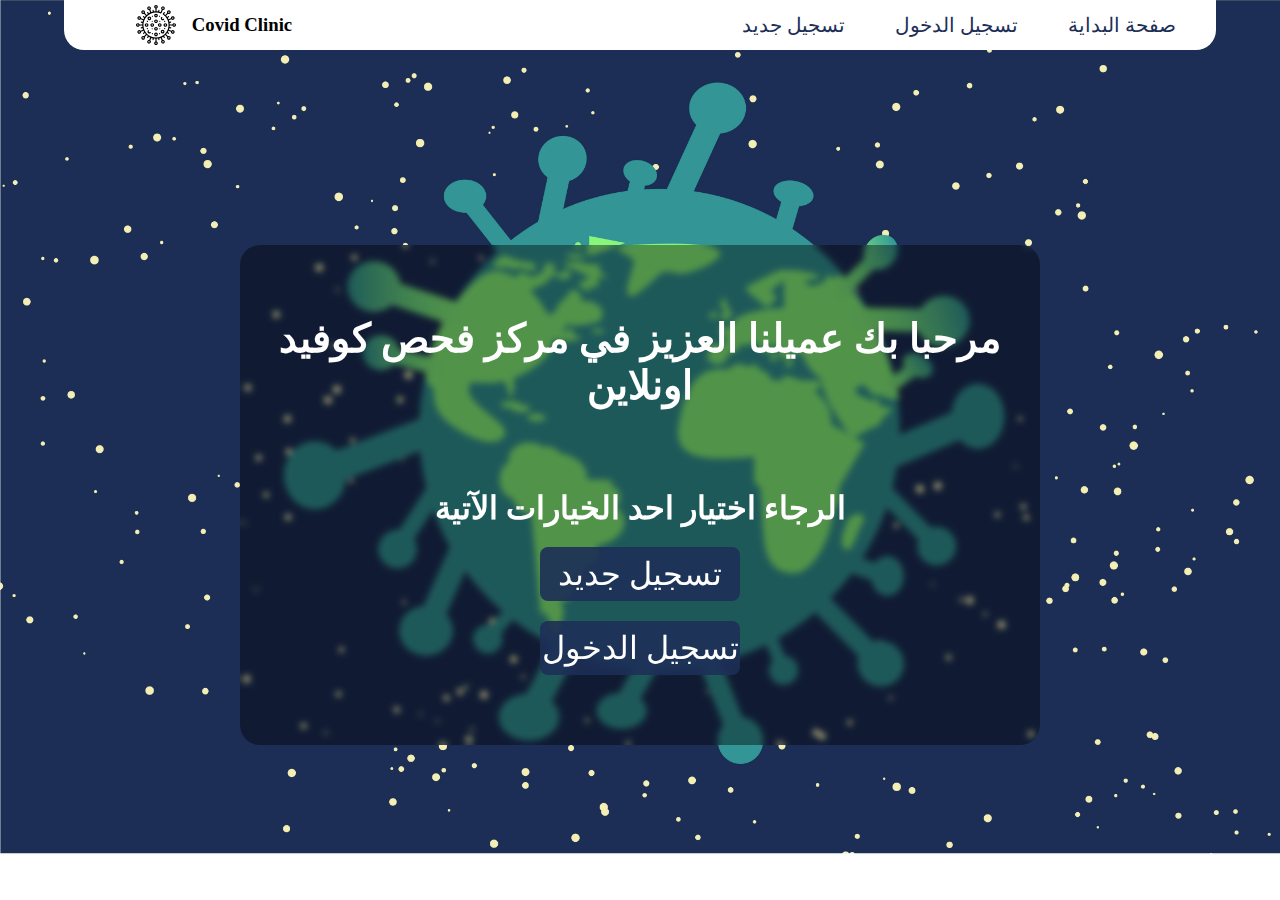
<file: index.html>
<!DOCTYPE html>
<html dir="rtl">
    <head>
        <title> Covid Clinic </title>
        <link rel="stylesheet" href="./css.css">
         <link rel="icon" type="image/x-icon" href="icon.jpg">
    </head>
    <body>

        
        <nav class="navbar">

            <div class="link-container">
                <a class="link" href="index.html">صفحة البداية</a>
                <a class="link" href="login page.html">تسجيل الدخول</a>
                <a class="link" href="sign up.html">تسجيل جديد</a>
            </div>

            <div class="logo-container">
                <h3 class="logo-title">Covid Clinic</h3>
                <img src="virus.svg" alt="" class="logo">                
            </div>



        </nav>
        
        <div class="main">


            <h1 class="title" style="color:white"> مرحبا بك عميلنا العزيز في مركز فحص كوفيد اونلاين </h1>
            <div class="content">
                <h1> الرجاء اختيار احد الخيارات الآتية  </h1>
                <a href="sign up.html"> تسجيل جديد </a>
                <a href="login page.html"> تسجيل الدخول  </a>
            </div>

        </div>

    </body>
</html>
</file>
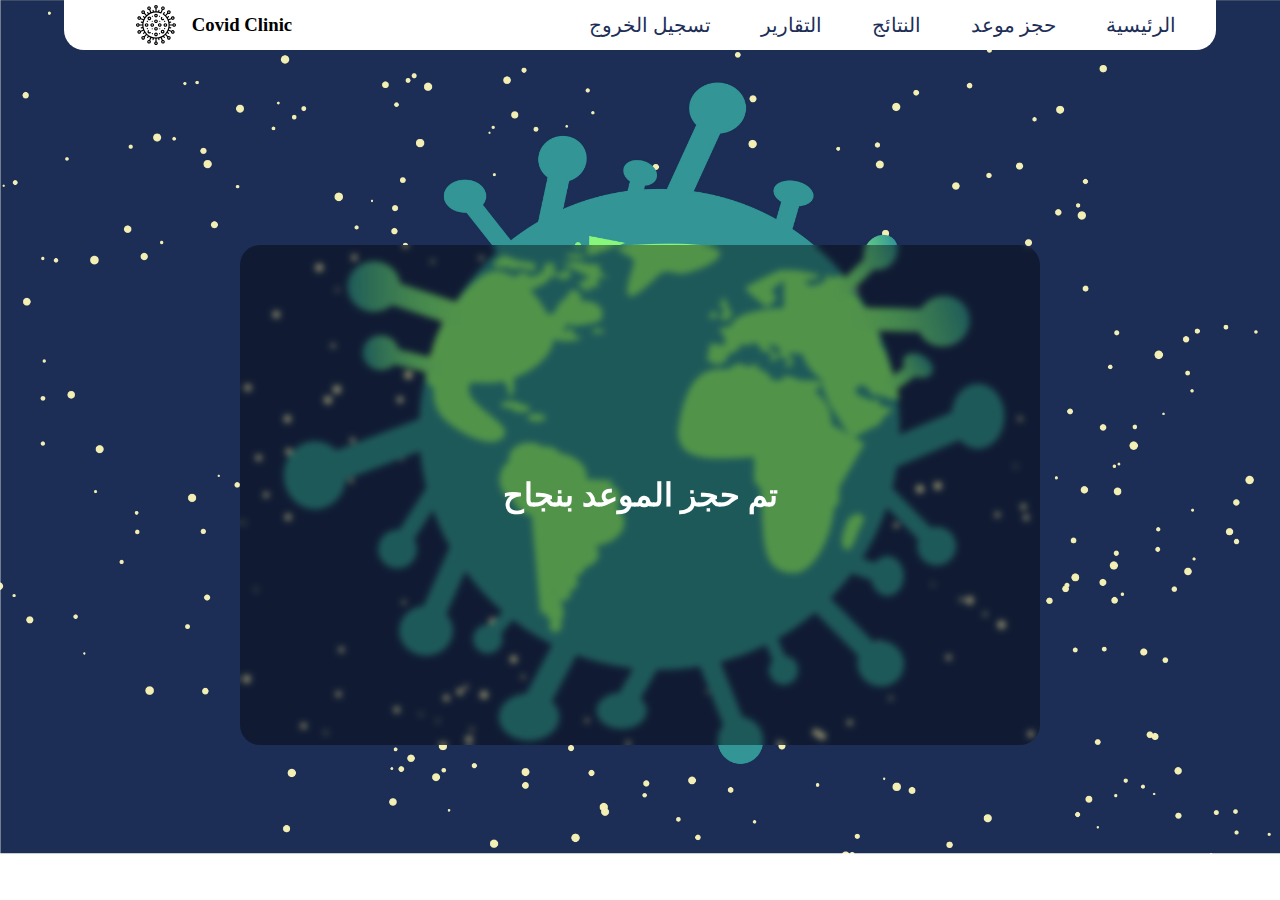
<file: booking massage.html>
<!DOCTYPE html>
<html dir="rtl">
    <head>
        <title> Resernation Confirmation </title>
        <link rel="stylesheet" href="css.css">
    </head>
    <body>

        <nav class="navbar">

            <div class="link-container">
                <a class="link" href="home page.html">الرئيسية</a>
                <a class="link" href="booking.html">حجز موعد</a>
                <a class="link" href="result.html">النتائج</a>
                <a class="link" href="reports.html">التقارير</a>
                <a class="link" href="index.html">تسجيل الخروج</a>
            </div>

            <div class="logo-container">
                <h3 class="logo-title">Covid Clinic</h3>
                <img src="virus.svg" alt="" class="logo">                
            </div>



        </nav>

        <div class="main">
            <h1>تم حجز الموعد بنجاح</h1>
        </div>

    </body>
</html>
</file>
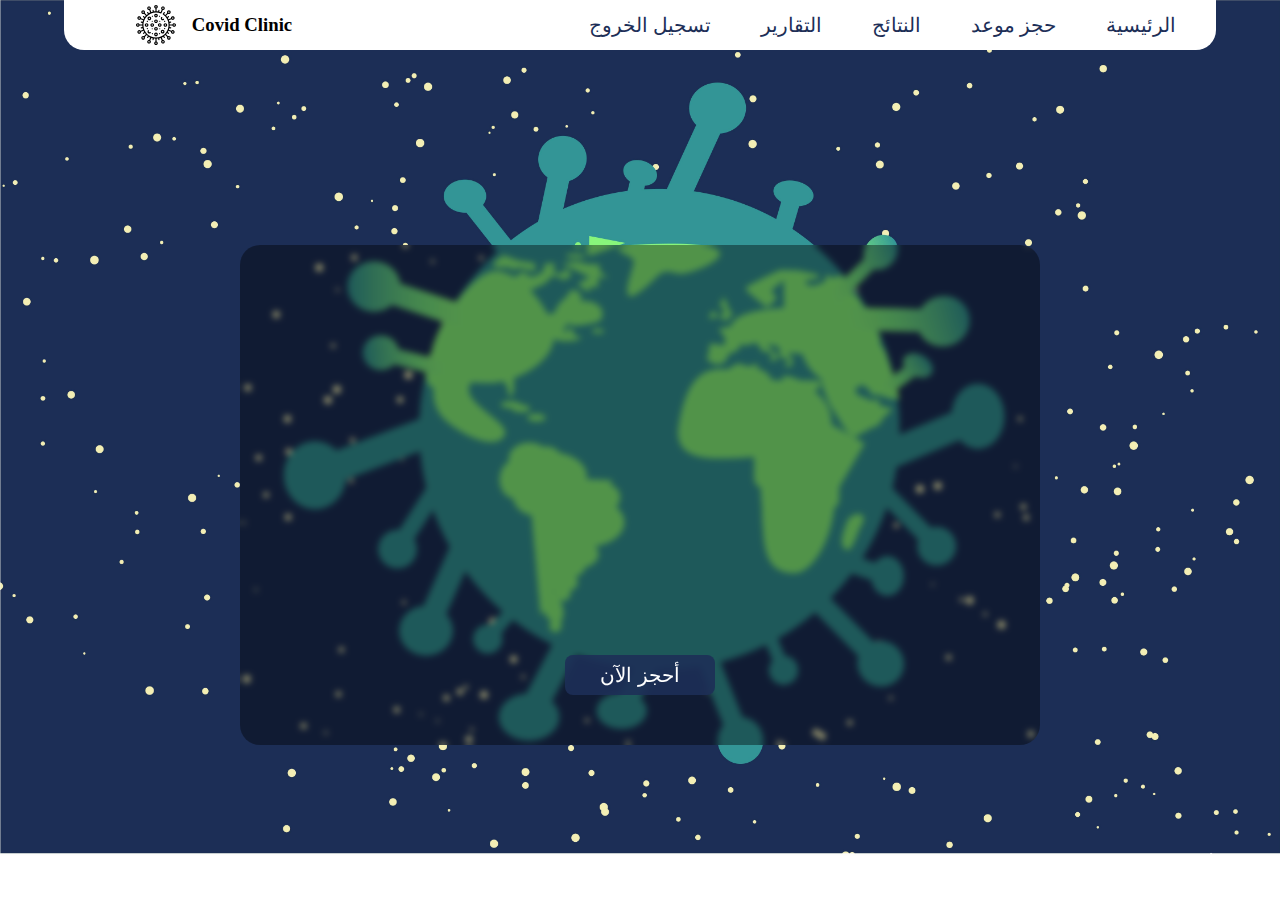
<file: booking.html>
<!DOCTYPE html>
<html dir="rtl">
    <head>
        <title> Nearest Centers </title>
        <link rel="stylesheet" href="css.css">
    </head>
    <body>

        <nav class="navbar">

            <div class="link-container">
                <a class="link" href="home page.html">الرئيسية</a>
                <a class="link" href="booking.html">حجز موعد</a>
                <a class="link" href="result.html">النتائج</a>
                <a class="link" href="reports.html">التقارير</a>
                <a class="link" href="index.html">تسجيل الخروج</a>
            </div>

            <div class="logo-container">
                <h3 class="logo-title">Covid Clinic</h3>
                <img src="virus.svg" alt="" class="logo">                
            </div>



        </nav>

        
        <div class="main" style="gap:20px;justify-content: flex-start;">

            <iframe src="https://www.google.com/maps/embed?pb=!1m18!1m12!1m3!1d7864346.937743843!2d34.75337511455588!3d15.750443426881857!2m3!1f0!2f0!3f0!3m2!1i1024!2i768!4f13.1!3m3!1m2!1s0x15d91cc41072b195%3A0xd2bf70462a612b37!2z2KfZhNiz2YjYr9in2YY!5e0!3m2!1sar!2s!4v1639404960108!5m2!1sar!2s"
             width="800" height="350" style="border:0;" allowfullscreen="" loading="lazy" class="map"></iframe>


            <form action="booking%20massage.html" method="get"  autocomplete="off" >
                <input type="submit" value="أحجز الآن" class="signup-login-button">
            </form>
            
            
        </div>

    </body>
</html>
</file>
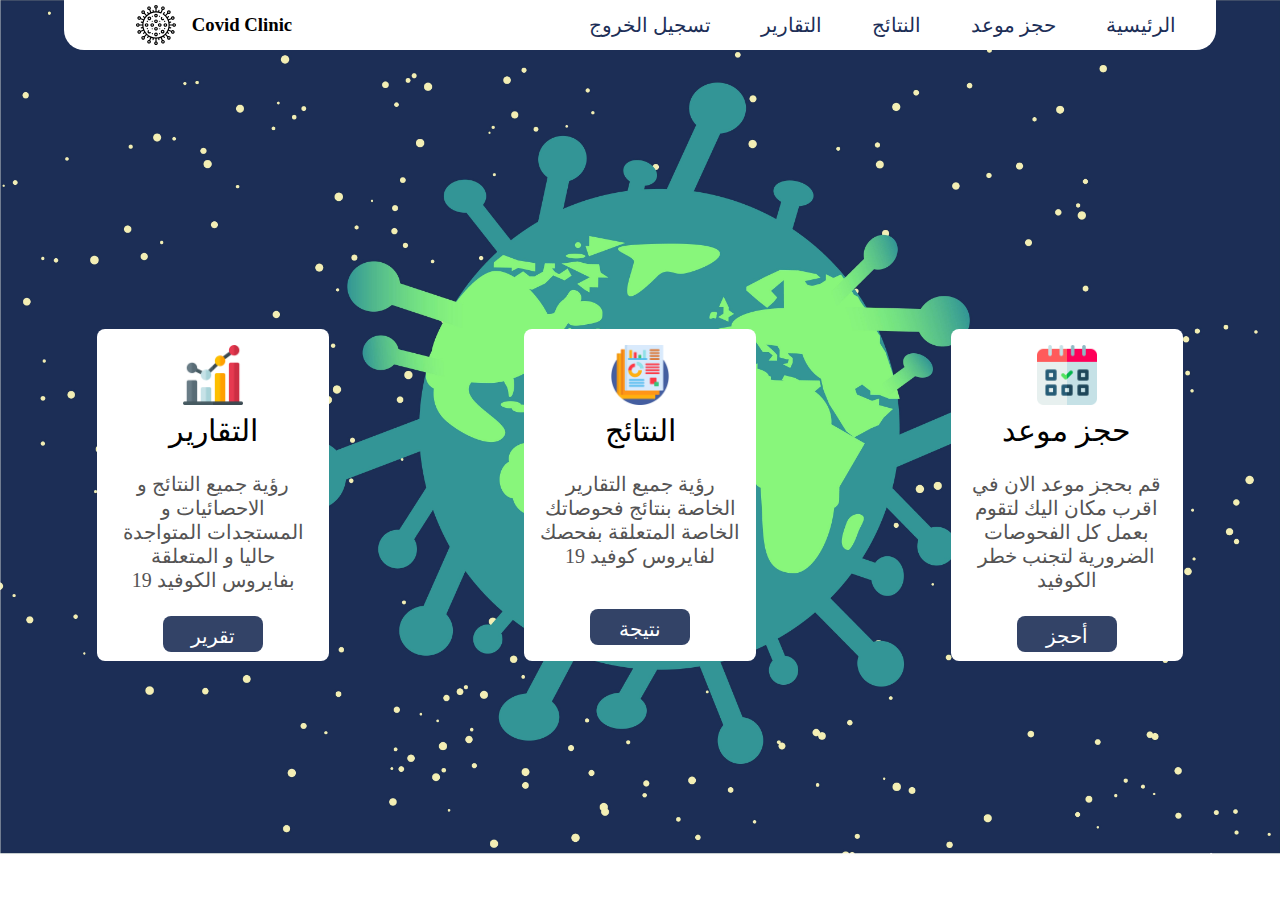
<file: home page.html>
<!DOCTYPE html>
<html dir="rtl">
    <head>
        <title> Home Page </title>
        <link rel="icon" type="image/x-icon" href="icon.jpg">
        <link rel="stylesheet" href="css.css">
    </head>
    <body>


        <nav class="navbar">

            <div class="link-container">
                <a class="link" href="home page.html">الرئيسية</a>
                <a class="link" href="booking.html">حجز موعد</a>
                <a class="link" href="result.html">النتائج</a>
                <a class="link" href="reports.html">التقارير</a>
                <a class="link" href="index.html">تسجيل الخروج</a>
            </div>

            <div class="logo-container">
                <h3 class="logo-title">Covid Clinic</h3>
                <img src="virus.svg" alt="" class="logo">                
            </div>



        </nav>



        <div class="home">
            <div class="card">
                <div class="img-and-title">
                    <img src="booking.png" alt="" class="card-img">
                    <div class="title">حجز موعد</div>
                </div>
                <div class="subtitle">
                    قم بحجز موعد  الان في اقرب مكان اليك لتقوم بعمل كل الفحوصات الضرورية لتجنب خطر الكوفيد
                </div>
                <a href="booking.html" >أحجز</a>
            </div>

            <div class="card">
                <div class="img-and-title">
                    <img src="report.png" alt="" class="card-img">
                    <div class="title">النتائج</div>
                </div> 
                <div class="subtitle">
                    رؤية جميع التقارير الخاصة بنتائج فحوصاتك الخاصة المتعلقة بفحصك لفايروس كوفيد 19
                </div>
                <a  href="result.html">نتيجة</a>
            </div>


            <div class="card">
                <div class="img-and-title">
                    <img src="statistics.png" alt="" class="card-img">
                    <div class="title">التقارير</div>
                </div>
                <div class="subtitle">
                    رؤية جميع النتائج و الاحصائيات و المستجدات المتواجدة حاليا و المتعلقة بفايروس الكوفيد 19
                </div>
                <a href="reports.html" onclick="rersult()">تقرير</a>
            </div>


        </div>

    </body>
</html>
</file>
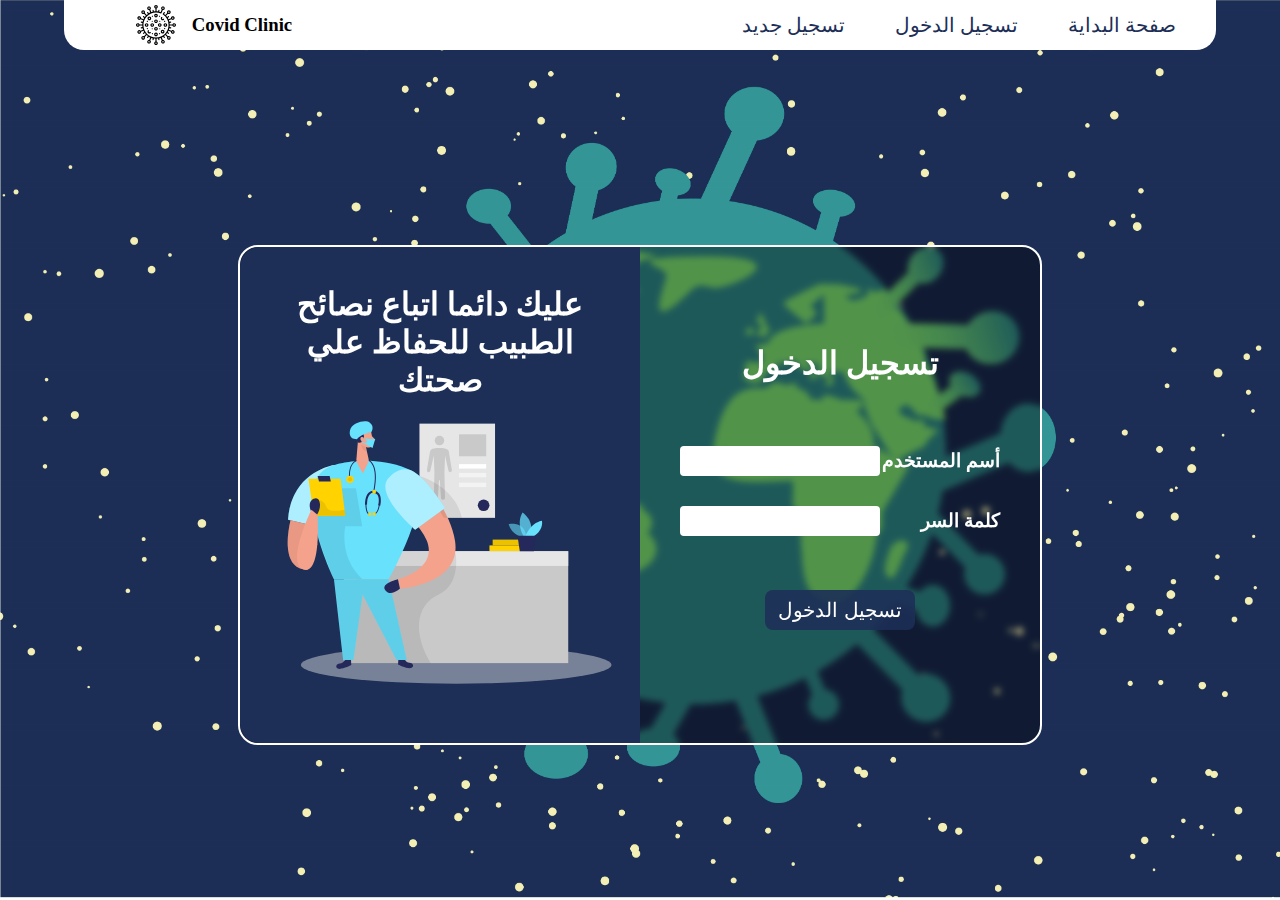
<file: login page.html>
<html dir="rtl">
    <head>
        <title> Sign Up Page </title>
        <link rel="icon" type="image/x-icon" href="icon.jpg">
        <link rel="stylesheet" href="css.css">
    </head>
    <body>
        <style>

            </style>
        
                
        
        <nav class="navbar">

            <div class="link-container">
                <a class="link" href="index.html">صفحة البداية</a>
                <a class="link" href="login page.html">تسجيل الدخول</a>
                <a class="link" href="sign up.html">تسجيل جديد</a>
            </div>

            <div class="logo-container">
                <h3 class="logo-title">Covid Clinic</h3>
                <img src="virus.svg" alt="" class="logo">                
            </div>



        </nav>

        <div class="main">
            <div class="split">
                <div class="half-1">
                    <div class="half-1-title">
                        <h1 >عليك دائما اتباع نصائح الطبيب للحفاظ علي صحتك</h1>
                    </div>
                    <img src="Doctor_Two Color.svg" alt="" class="half-1-img">
                </div>
                
                <div class="half-2">

                    <h1>تسجيل الدخول</h1>
                    <form action="home page.html" method="get"  autocomplete="off" >
               
                        <div class="row">
                            <h3>أسم المستخدم</h3>
                            <input type="text" name="username"required>
                        </div>
        
        
                        <div class="row">
                            <h3>كلمة السر</h3>
                            <input type="password" name="password"required >
                        </div>
                        
                        
                        <input type="submit" value="تسجيل الدخول" class="signup-login-button">
                    </form>

                </div>
            </div>
        </div>

    </body>
</html>


<!--
    
-->
</file>
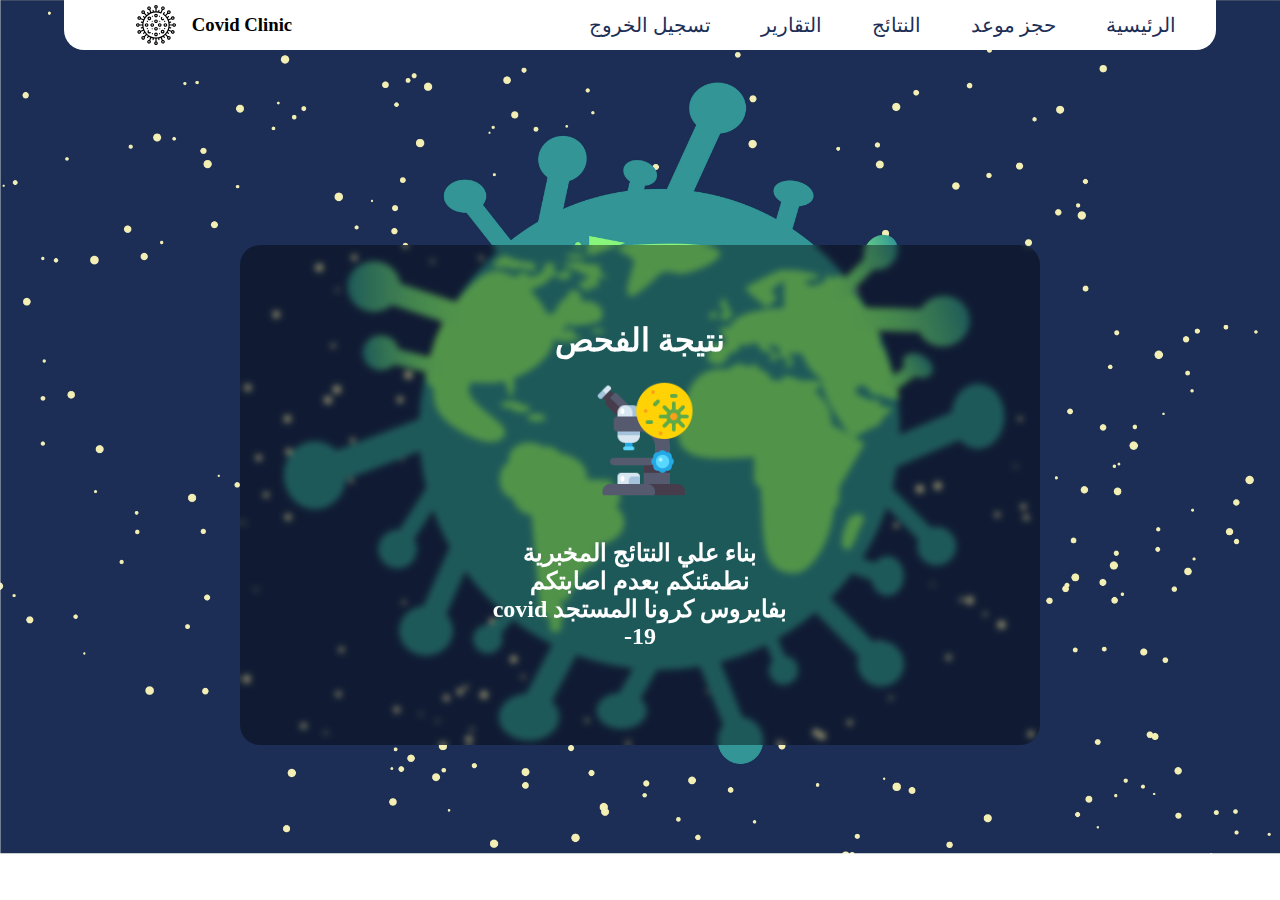
<file: negative.html>
<!DOCTYPE html>
<html dir="rtl">
    <head>
        <title> Negative Result </title>
        <link rel="icon" type="image/x-icon" href="icon.jpg">
        <link rel="stylesheet" href="css.css">
    </head>
    <body>

        <nav class="navbar">

            <div class="link-container">
                <a class="link" href="home page.html">الرئيسية</a>
                <a class="link" href="booking.html">حجز موعد</a>
                <a class="link" href="result.html">النتائج</a>
                <a class="link" href="reports.html">التقارير</a>
                <a class="link" href="index.html">تسجيل الخروج</a>
            </div>

            <div class="logo-container">
                <h3 class="logo-title">Covid Clinic</h3>
                <img src="virus.svg" alt="" class="logo">                
            </div>



        </nav>
        
        <div class="main result">
            <h1>نتيجة الفحص</h1>
            <img src="./negative.png" alt="" class="result-img">
            <h2 style="width: 300px;">
                بناء علي النتائج المخبرية  نطمئنكم بعدم اصابتكم بفايروس كرونا المستجد  covid -19
            </h2>

        </div>

    </body>
</html>
</file>
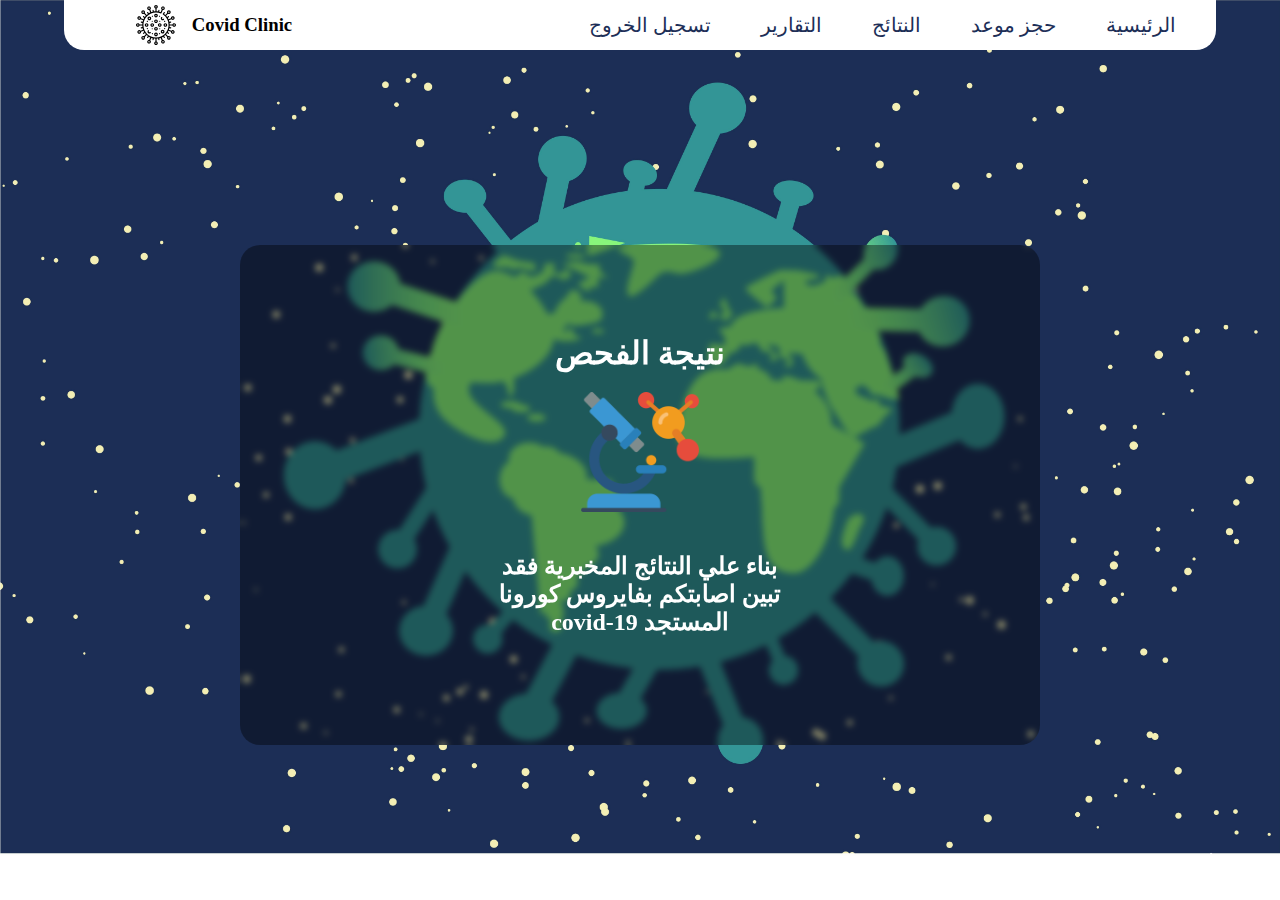
<file: positive.html>
<!DOCTYPE html>
<html dir="rtl">
    <head>
        <title> Negative Result </title>
        <link rel="icon" type="image/x-icon" href="icon.jpg">
        <link rel="stylesheet" href="css.css">
    </head>
    <body>

        <nav class="navbar">

            <div class="link-container">
                <a class="link" href="home page.html">الرئيسية</a>
                <a class="link" href="booking.html">حجز موعد</a>
                <a class="link" href="result.html">النتائج</a>
                <a class="link" href="reports.html">التقارير</a>
                <a class="link" href="index.html">تسجيل الخروج</a>
            </div>

            <div class="logo-container">
                <h3 class="logo-title">Covid Clinic</h3>
                <img src="virus.svg" alt="" class="logo">                
            </div>



        </nav>
        
        <div class="main result">
            <h1>نتيجة الفحص</h1>
            <img src="./positive.png" alt="" class="result-img">
            <h2 style="width: 300px;">
                بناء علي النتائج المخبرية فقد تبين اصابتكم بفايروس كورونا المستجد covid-19
            </h2>

        </div>

    </body>
</html>
</file>
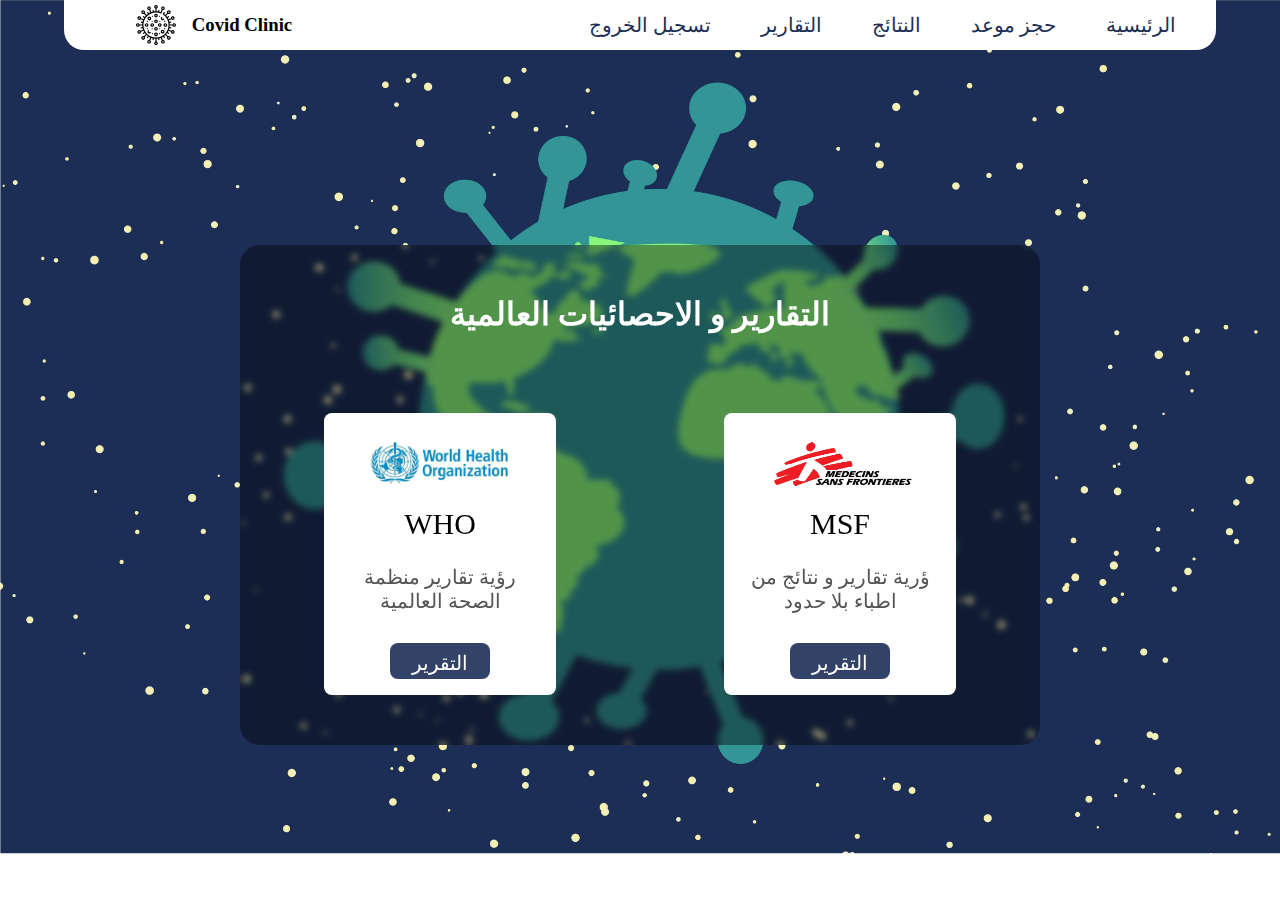
<file: reports.html>
<!DOCTYPE html>
<html dir="rtl">
    <head>
        <title> Results </title>
        <link rel="icon" type="image/x-icon" href="icon.jpg">
        <link rel="stylesheet" href="css.css">
    

    </head>

    <body>


        <nav class="navbar">

            <div class="link-container">
                <a class="link" href="home page.html">الرئيسية</a>
                <a class="link" href="booking.html">حجز موعد</a>
                <a class="link" href="result.html">النتائج</a>
                <a class="link" href="reports.html">التقارير</a>
                <a class="link" href="index.html">تسجيل الخروج</a>
            </div>

            <div class="logo-container">
                <h3 class="logo-title">Covid Clinic</h3>
                <img src="virus.svg" alt="" class="logo">                
            </div>



        </nav>



        <div class="main ">
            <h1>التقارير و الاحصائيات العالمية</h1>
            <div class="reports">
                <div class="card" >
                    <div class="img-and-title">
                        <img src="./logo-no-limits.jpg" alt="" class="card-img">
                        <div class="title">MSF</div>
                    </div>
                    <div class="subtitle">
                        ؤرية تقارير و نتائج من اطباء بلا حدود
                    </div>
                    <a href="https://www.msf.org/ar/%D9%83%D9%88%D9%81%D9%8A%D8%AF-1" >التقرير</a>
                </div>
    
                <div class="card" >
                    <div class="img-and-title">
                        <img src="./logo-who.webp" alt="" class="card-img">
                        <div class="title">WHO</div>
                    </div>
                    <div class="subtitle">
                        رؤية تقارير منظمة الصحة العالمية
                    </div>
                    <a href="https://www.who.int/ar/emergencies/diseases/novel-coronavirus-2019" >التقرير</a>
                </div>
            </div>

        </div>

    </body>
</html>




<!--

            <div class="main">
            <a href="https://www.who.int/ar/emergencies/diseases/novel-coronavirus-2019"> World Health Organization </a>
            <br>
            <br>
            <br>
            <a href="https://www.un.org/en/coronavirus"> United Nations </a>
            <br>
            <br>
            <br>
            <a href="https://www.msf.org/ar/%D9%83%D9%88%D9%81%D9%8A%D8%AF-19"> MSF </a>

        </div>


-->
</file>
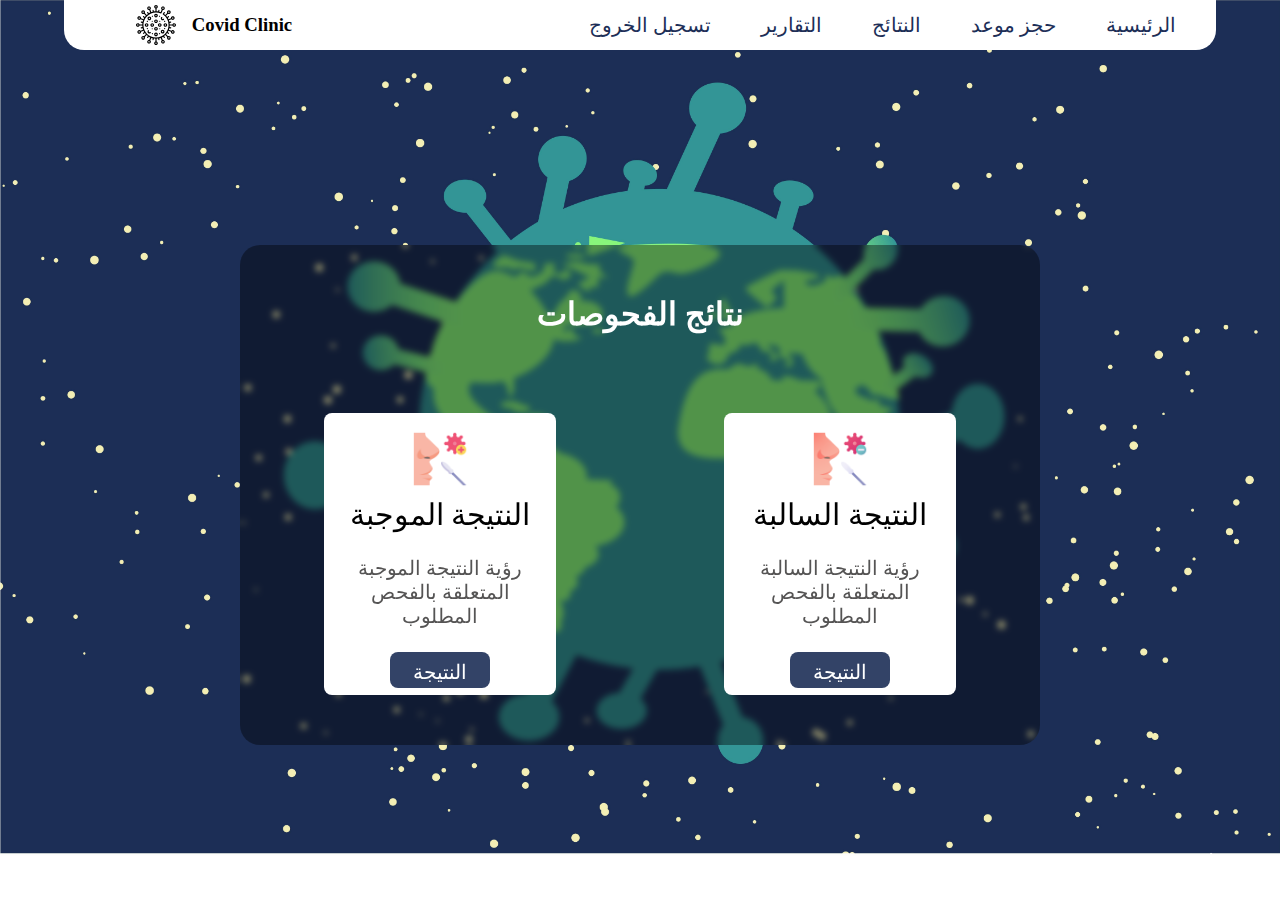
<file: result.html>
<!DOCTYPE html>
<html dir="rtl">
    <head>
        <title> Results </title>
        <link rel="icon" type="image/x-icon" href="icon.jpg">
        <link rel="stylesheet" href="css.css">
    

    </head>

    <body>


        <nav class="navbar">

            <div class="link-container">
                <a class="link" href="home page.html">الرئيسية</a>
                <a class="link" href="booking.html">حجز موعد</a>
                <a class="link" href="result.html">النتائج</a>
                <a class="link" href="reports.html">التقارير</a>
                <a class="link" href="index.html">تسجيل الخروج</a>
            </div>

            <div class="logo-container">
                <h3 class="logo-title">Covid Clinic</h3>
                <img src="virus.svg" alt="" class="logo">                
            </div>



        </nav>



        <div class="main ">
            <h1>نتائج الفحوصات</h1>
            <div class="results">
                <div class="card" >
                    <div class="img-and-title">
                        <img src="./negative-result.png" alt="" class="card-img">
                        <div class="title">النتيجة السالبة</div>
                    </div>
                    <div class="subtitle">
                        رؤية النتيجة السالبة المتعلقة بالفحص المطلوب
                    </div>
                    <a href="negative.html" >النتيجة</a>
                </div>
    
                <div class="card" >
                    <div class="img-and-title">
                        <img src="./positive-result.png" alt="" class="card-img">
                        <div class="title">النتيجة الموجبة</div>
                    </div>
                    <div class="subtitle">
                        رؤية النتيجة الموجبة المتعلقة بالفحص المطلوب
                    </div>
                    <a href="positive.html" >النتيجة</a>
                </div>
            </div>

        </div>

    </body>
</html>
</file>
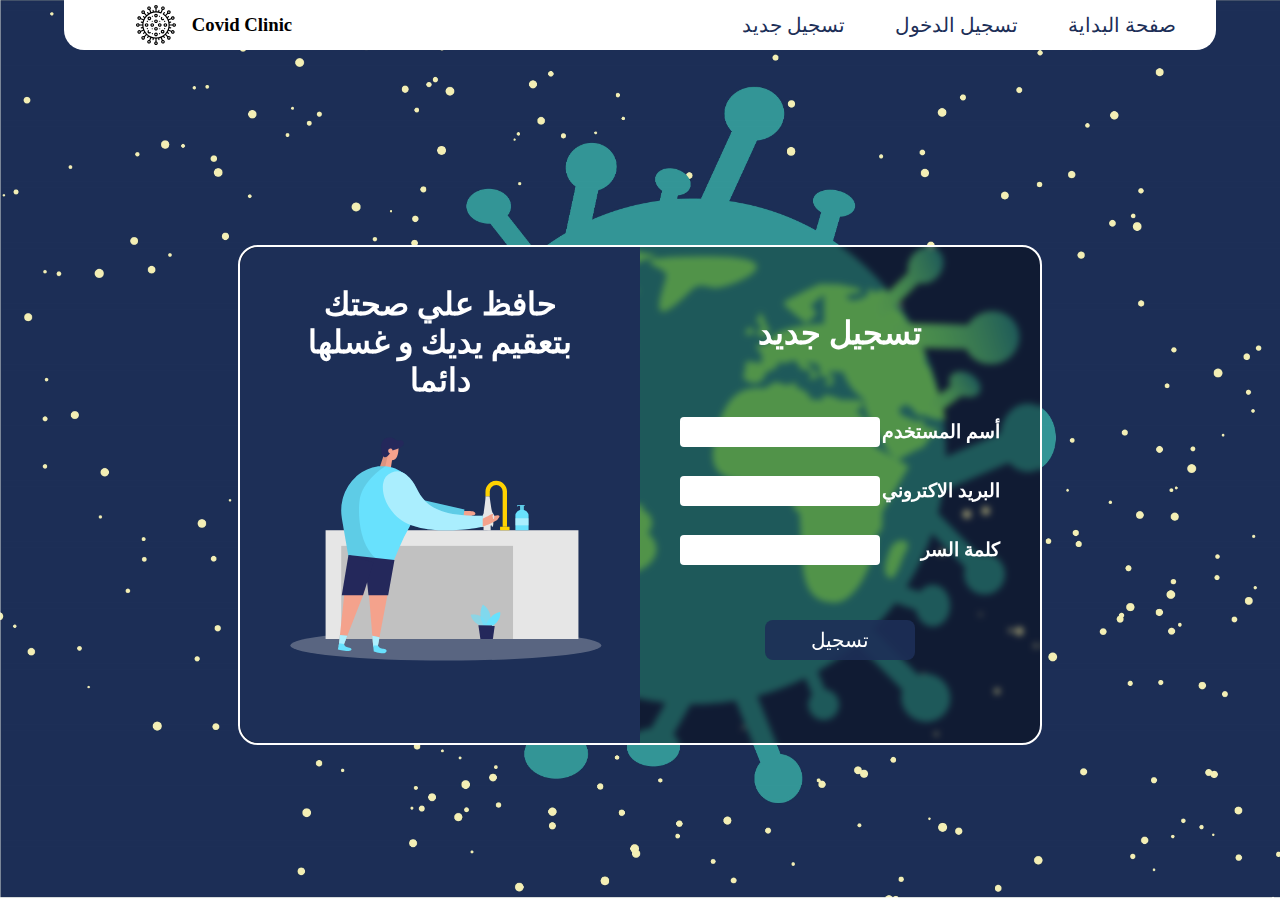
<file: sign up.html>
<html dir="rtl">
    <head>
        <title> Sign Up Page </title>
        <link rel="icon" type="image/x-icon" href="icon.jpg">
        <link rel="stylesheet" href="css.css">
    </head>
    <body>
        <style>

            </style>
        
                
        
        <nav class="navbar">

            <div class="link-container">
                <a class="link" href="index.html">صفحة البداية</a>
                <a class="link" href="login page.html">تسجيل الدخول</a>
                <a class="link" href="sign up.html">تسجيل جديد</a>
            </div>

            <div class="logo-container">
                <h3 class="logo-title">Covid Clinic</h3>
                <img src="virus.svg" alt="" class="logo">                
            </div>



        </nav>

        <div class="main">
            <div class="split">
                <div class="half-1">
                    <div class="half-1-title">
                        <h1 >حافظ علي صحتك بتعقيم يديك و غسلها دائما</h1>
                    </div>
                    <img src="Washing hands_Two Color.svg" alt="" class="half-1-img">
                </div>
                
                <div class="half-2">

                    <h1>تسجيل جديد</h1>

                    <form action="home page.html" method="get"  autocomplete="off" >
               
                        <div class="row">
                            <h3>أسم المستخدم</h3>
                            <input type="text" name="username"required>
                        </div>
        
        
                        <div class="row">
                            <h3>البريد الاكتروني</h3>
                            <input type="email" name="E-mail"required>
                        </div>
        
                        <div class="row">
                            <h3>كلمة السر</h3>
                            <input type="password" name="password"required >
                        </div>
                        
                        
                        <input type="submit" value="تسجيل" class="signup-login-button">
                    </form>

                </div>
            </div>
        </div>

    </body>
</html>


<!--
    
-->
</file>
<file: css.css>
body{
    margin: 0px;
    padding: 0px;
    background-image: url("covid-4948866.jpg");
    background-size: cover;
    background-repeat: no-repeat;
    color:white;
    display: flex;
    justify-content: center;
}

.main{
    text-align: center;
    border-radius: 20px;
    width: 300px;
    height: 350px;
    width: 800px;
    height: 500px;
    backdrop-filter : blur(3px);
    background-color: rgba(0, 0, 0, 0.4);                
    position: absolute;
    left: 50%;
    top: 55%;
    transform: translate(-50%,-50%);
    display: flex;
    flex-direction: column;
    justify-content: center;
    align-items: center;
    gap: 80px;
    
}
.split{
    border: 2px solid white;
    border-radius: 20px;
    width: 100%;
    height: 100%;
}
.half-1{
    width: 50%;
    height: 100%;
    float: left;
    border-bottom-left-radius: 20px;
    border-top-left-radius: 20px;
    display: flex;
    justify-content: center;
    align-items: center;
    flex-direction: column;
    background-color: rgb( 29, 47, 87 );
}
.half-2{
    width: 50%;
    height: 100%;
    border-bottom-right-radius: 20px;
    border-top-right-radius: 20px;
    display: flex;
    justify-content: center;
    align-items: center;
    flex-direction: column;
    gap: 50px;
}
h1{
    padding: 0px;
    margin: 0px;
}
h1.title{
    font-size: 40px;
}
.content{
    display: flex;
    justify-content: center;
    align-items: center;
    flex-direction: column;
    gap: 20px;
}
a , .signup-login-button{
    cursor: pointer;
    outline: none;
    text-decoration: none;
    color: white;
    font-size: 32px;
    width: 200px;
    padding-top:8px;
    padding-bottom:8px;
    background-color: rgba(29, 47, 87 , .9);
    border-radius: 8px;
    transition: .2s ease-in-out;
}
a:hover ,.signup-login-button {
    color:rgb(29, 47, 87  );
    background-color: white;
   
}

.navbar{
    position: fixed;
    background-color: white;
    width: 90%;
    height: 50px;
    display: flex;
    justify-content: space-between;
    align-items: center;
    border-bottom-left-radius: 20px;
    border-bottom-right-radius: 20px;

}



.link-container{
    margin-right: 40px;
    display: flex;
    justify-content: center;
    align-items: center;
    gap: 50px;
}
.link{
    color: rgb(29, 47, 87  );
    cursor: pointer;
    font-size: 20px;
    width: fit-content;
    background-color: white;
    height: fit-content;
}

.logo-container{
    display: flex;
    justify-content: center;
    align-items: center;
    width: 300px;
    gap: 16px;
}
.logo-container h3{
    color: #000;
}
.logo{
    
    width: 40px;
    height: 40px;
}

.row{
    display: flex;
    justify-content:space-between;
    align-items: center;
    width: 320px; 
}

input[type=text] , input[type=email] , input[type=password]{
    width: 200px;
    height: 30px;
    border: none;
    outline: none;
    border-width: 0px;
    border-radius: 4px;
}



.signup-login-button{
    margin-top: 40px;
    width: 150px;
    height: 40px;
    background-color:rgba(29, 47, 87 , .9);
    border: none;
    color:white;
    border-radius: 8px;
    font-size: 20px;
}

.half-1-title{
    width: 80%;
}


.home{
    width: 100%;
    position: absolute;
    left: 50%;
    top: 55%;
    transform: translate( -50% , -50% );
    display: flex;
    justify-content: space-around;
    
    
}

.card{
    padding: 16px;
    width: 200px;
    height: 300px;
    background-color: white;
    border-radius: 8px;
    display: flex;
    flex-direction: column;
    align-items: center;
    justify-content: space-around;
    color: #000;
  
    gap: 24px;
    text-align: center;
}

.card-img{
    width: 60px;
}
.title{
   color: #000;
    font-size: 30px;
}
.subtitle{
    height: 150px;
    color: rgb(85, 84, 84);
    font-size: 20px;
}
.card > a{
    width: 100px;
    text-align: center;
    height: 20px;
    font-size: 20px;
}
.card > a:hover{
    color: white;
    background-color: rgba(29, 47, 87 , .9);
}

.card >.img-and-title{
    display: flex;
    flex-direction: column;
    gap: 8px;
    align-items: center;
}

.map{
    border-top-left-radius: 20px;
    border-top-right-radius: 20px;
}

.result-img{
    width: 120px;
}

.result{
    gap: 20px;
}



/*########## results page ############*/
.results{
    width: 100%;
    display: flex;
    flex-direction: row;
    justify-content: space-around;
}

.results > .card{
    height: 250px;
}

/*################ reports #####################*/

.reports{
    width: 100%;
    display: flex;
    flex-direction: row;
    justify-content: space-around;
}

.reports > .card  {
    height: 250px;
}
.reports > .card > .img-and-title > .card-img{
    width: 180px;
    height: 70px;
    max-height: 80px;
}
</file>
